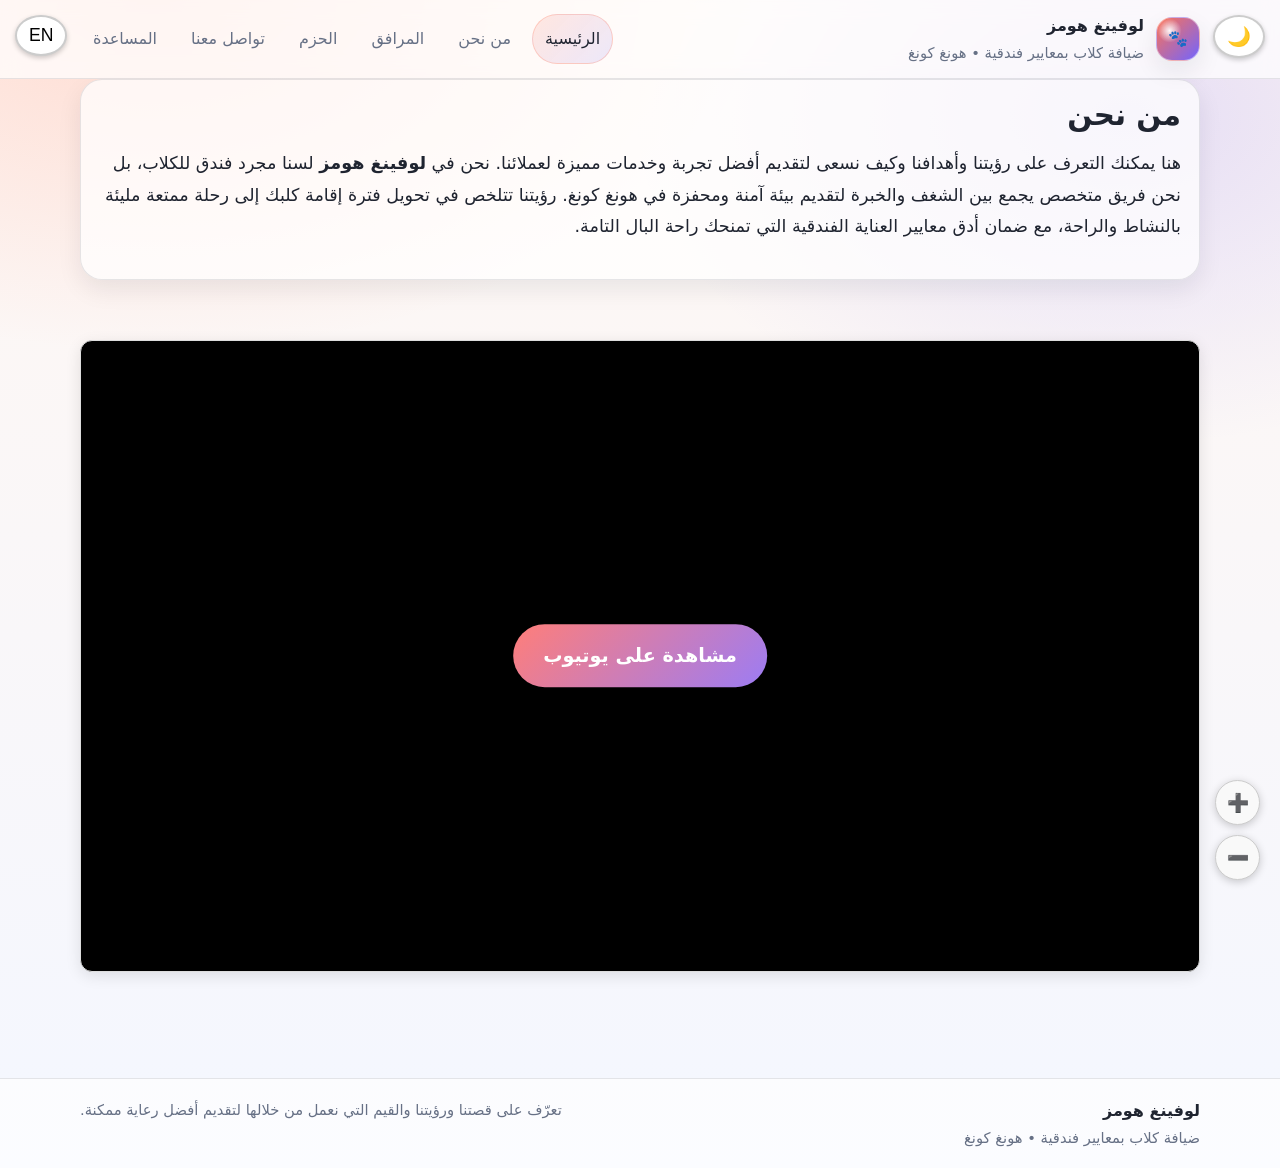
<file: aboutus.html>
<!doctype html>
<html lang="ar" dir="rtl">
<head>
<meta charset="utf-8" />
<meta name="viewport" content="width=device-width, initial-scale=1" />
<meta name="description" content="تعرف على لوفينغ هومز، قصتنا ورؤيتنا في تقديم أفضل رعاية فندقية للكلاب في هونغ كونغ." />
<title>لوفينغ هومز | من نحن</title>
<link rel="stylesheet" href="style.css">

<style>
/* الوضع الليلي */
#themeBtn {
position: fixed;
top: 15px;
right: 15px;
z-index: 1000;
background: #ffffff;
border: 2px solid #ccc;
cursor: pointer;
padding: 8px 12px;
border-radius: 50%;
font-size: 1.2rem;
box-shadow: 0 2px 5px rgba(0,0,0,0.2);
}
body.dark-mode { background-color: #121212 !important; color: #e0e0e0 !important; }
body.dark-mode .panel { background-color: #1e1e1e !important; border-color: #333 !important; color: #fff !important; }
body.dark-mode .muted { color: #aaa !important; }
body.dark-mode #themeBtn { background: #333; border-color: #555; color: #fff; }

/* زر اللغة أعلى اليسار */
#langBtn {
position: fixed;
top: 15px;
left: 15px;
z-index: 1000;
background: #ffffff;
border: 2px solid #ccc;
cursor: pointer;
padding: 8px 12px;
border-radius: 50%;
font-size: 1.1rem;
box-shadow: 0 2px 5px rgba(0,0,0,0.2);
}

/* التكبير والتصغير أسفل الصفحة */
#zoomControls {
position: fixed;
bottom: 20px;
right: 20px;
z-index: 9999;
display: flex;
flex-direction: column;
gap: 10px;
}
#zoomControls button {
width: 45px;
height: 45px;
border-radius: 50%;
border: 1px solid #ccc;
background: #f9f9f9;
font-size: 18px;
cursor: pointer;
box-shadow: 0 2px 8px rgba(0,0,0,0.2);
}

/* الفيديو */
.video-section {
position: relative;
padding-bottom: 56.25%;
height: 0;
overflow: hidden;
border-radius: 12px;
margin: 30px 0;
box-shadow: 0 4px 15px rgba(0,0,0,0.1);
border: 1px solid #ddd;
background-color: #000;
}
.video-section iframe {
position: absolute;
top: 0;
left: 0;
width: 100%;
height: 100%;
border: 0;
}
.video-btn-overlay {
position: absolute;
top: 50%;
left: 50%;
transform: translate(-50%, -50%);
z-index: 10;
display: inline-block;
padding: 15px 30px;
background: linear-gradient(135deg, #ff7e79, #9c7cf4);
color: #fff;
text-decoration: none;
font-weight: bold;
font-size: 1.2rem;
border-radius: 50px;
box-shadow: 0 4px 10px rgba(0,0,0,0.3);
cursor: pointer;
transition: transform 0.2s;
}
.video-btn-overlay:hover { transform: translate(-50%, -50%) scale(1.05); }
body.dark-mode .video-section { border-color: #444; }

/* ضروري لخاصية scale عشان ما تطلع العناصر برا */
body {
    transition: transform 0.2s ease;
}
</style>
</head>

<body>

<button id="themeBtn" onclick="toggleTheme()">🌙</button>
<button id="langBtn" onclick="toggleLang()">EN</button>

<a class="skip-link" href="#content">تخطي إلى المحتوى</a>

<header>
<div class="container header-inner">
<a class="brand" href="index.html">
<span class="logo">🐾</span>
<span class="brand-text">
<strong class="lang-ar">لوفينغ هومز</strong>
<strong class="lang-en" style="display:none">Loving Homes</strong>
<span class="tagline lang-ar">ضيافة كلاب بمعايير فندقية • هونغ كونغ</span>
<span class="tagline lang-en" style="display:none">Dog Hotel • Hong Kong</span>
</span>
</a>

<button class="nav-toggle" type="button" aria-expanded="false" aria-controls="site-nav">
<span class="sr-only">فتح أو إغلاق القائمة</span> ☰
</button>

<nav id="site-nav">
<a class="nav-link active lang-ar" href="index.html">الرئيسية</a>
<a class="nav-link lang-ar" href="aboutus.html">من نحن</a>
<a class="nav-link lang-ar" href="services.html">المرافق</a>
<a class="nav-link lang-ar" href="packages.html">الحزم</a>
<a class="nav-link lang-ar" href="contact.html">تواصل معنا</a>
<a class="nav-link lang-ar" href="help.html">المساعدة</a>

<a class="nav-link active lang-en" href="index.html" style="display:none">Home</a>
<a class="nav-link lang-en" href="aboutus.html" style="display:none">About Us</a>
<a class="nav-link lang-en" href="services.html" style="display:none">Facilities</a>
<a class="nav-link lang-en" href="packages.html" style="display:none">Packages</a>
<a class="nav-link lang-en" href="contact.html" style="display:none">Contact Us</a>
<a class="nav-link lang-en" href="help.html" style="display:none">Help</a>
</nav>
</div>
</header>

<main id="content" class="container">
<section class="panel page-hero lang-ar">
<h1>من نحن</h1>
<p style="font-size: 1.1rem; line-height: 1.8; margin-top: 15px;">
هنا يمكنك التعرف على رؤيتنا وأهدافنا وكيف نسعى لتقديم أفضل تجربة وخدمات مميزة لعملائنا. 
نحن في <strong>لوفينغ هومز</strong> لسنا مجرد فندق للكلاب، بل نحن فريق متخصص يجمع بين الشغف والخبرة لتقديم بيئة آمنة ومحفزة في هونغ كونغ. 
رؤيتنا تتلخص في تحويل فترة إقامة كلبك إلى رحلة ممتعة مليئة بالنشاط والراحة، مع ضمان أدق معايير العناية الفندقية التي تمنحك راحة البال التامة.
</p>
</section>

<section class="section lang-ar">
<div class="video-section">
<iframe src="https://www.youtube.com/embed/1lMP11itP_0" title="فيديو تعريفي لوفينغ هومز" allow="accelerometer; autoplay; clipboard-write; encrypted-media; gyroscope; picture-in-picture" allowfullscreen></iframe>
<a href="https://youtu.be/1lMP11itP_0" target="_blank" class="video-btn-overlay">مشاهدة على يوتيوب</a>
</div>
</section>

<section class="panel page-hero lang-en" style="display:none">
<h1>About Us</h1>
<p style="font-size: 1.1rem; line-height: 1.8; margin-top: 15px;">
Learn about our vision and goals at <strong>Loving Homes</strong>. We are not just a dog hotel — we are a dedicated team combining passion and expertise to provide a safe and stimulating environment in Hong Kong. Our vision is to make your dog's stay a fun and comfortable journey while ensuring the highest standards of care.
</p>
</section>

<section class="section lang-en" style="display:none">
<div class="video-section">
<iframe src="https://www.youtube.com/embed/1lMP11itP_0" title="Loving Homes Intro Video" allow="accelerometer; autoplay; clipboard-write; encrypted-media; gyroscope; picture-in-picture" allowfullscreen></iframe>
<a href="https://youtu.be/1lMP11itP_0" target="_blank" class="video-btn-overlay">Watch on YouTube</a>
</div>
</section>
</main>

<footer>
<div class="container footer-inner">
<div class="col lang-ar">
<strong>لوفينغ هومز</strong>
<div class="muted small">ضيافة كلاب بمعايير فندقية • هونغ كونغ</div>
</div>
<div class="col lang-en" style="display:none">
<strong>Loving Homes</strong>
<div class="muted small">Hotel-standard dog care • Hong Kong</div>
</div>
<div class="col lang-ar">
<div class="muted small">تعرّف على قصتنا ورؤيتنا والقيم التي نعمل من خلالها لتقديم أفضل رعاية ممكنة.</div>
</div>
<div class="col lang-en" style="display:none">
<div class="muted small">Learn about our story, vision, and values to provide the best care possible.</div>
</div>
</div>
</footer>

<div id="zoomControls">
<button onclick="zoomIn()">➕</button>
<button onclick="zoomOut()">➖</button>
</div>

<script>
function toggleTheme(){
const body=document.body;
const btn=document.getElementById('themeBtn');
const dark = body.classList.toggle('dark-mode');
btn.innerHTML = dark ? '☀️' : '🌙';
localStorage.setItem('theme', dark ? 'dark':'light');
}
if(localStorage.getItem('theme')==='dark'){
document.body.classList.add('dark-mode');
document.getElementById('themeBtn').innerHTML='☀️';
}

/* اللغة */
function toggleLang(){
const ar=document.querySelectorAll('.lang-ar');
const en=document.querySelectorAll('.lang-en');
const btn=document.getElementById('langBtn');
if(ar[0].style.display !=='none'){
ar.forEach(e=>e.style.display='none');
en.forEach(e=>e.style.display='block');
document.documentElement.lang='en';
document.documentElement.dir='ltr';
btn.innerHTML='AR';
}else{
ar.forEach(e=>e.style.display='block');
en.forEach(e=>e.style.display='none');
document.documentElement.lang='ar';
document.documentElement.dir='rtl';
btn.innerHTML='EN';
}
}

/* التكبير والتصغير (نفس طلبك من الكود السابق) */
let zoomLevel=1;
function zoomIn(){ 
    zoomLevel+=0.1; 
    document.body.style.transform='scale('+zoomLevel+')'; 
    document.body.style.transformOrigin='top right'; 
}
function zoomOut(){ 
    if(zoomLevel > 0.5) {
        zoomLevel-=0.1; 
        document.body.style.transform='scale('+zoomLevel+')'; 
        document.body.style.transformOrigin='top right'; 
    }
}

/* القائمة الجانبية */
const toggle=document.querySelector('.nav-toggle');
const nav=document.querySelector('#site-nav');
if(toggle && nav){
toggle.addEventListener('click',()=>{ const o=nav.classList.toggle('open'); toggle.setAttribute('aria-expanded',String(o)); });
nav.querySelectorAll('a').forEach(a=>a.addEventListener('click',()=>{ if(nav.classList.contains('open')){nav.classList.remove('open'); toggle.setAttribute('aria-expanded','false');} }));
}
</script>

</body>
</html>
</file>
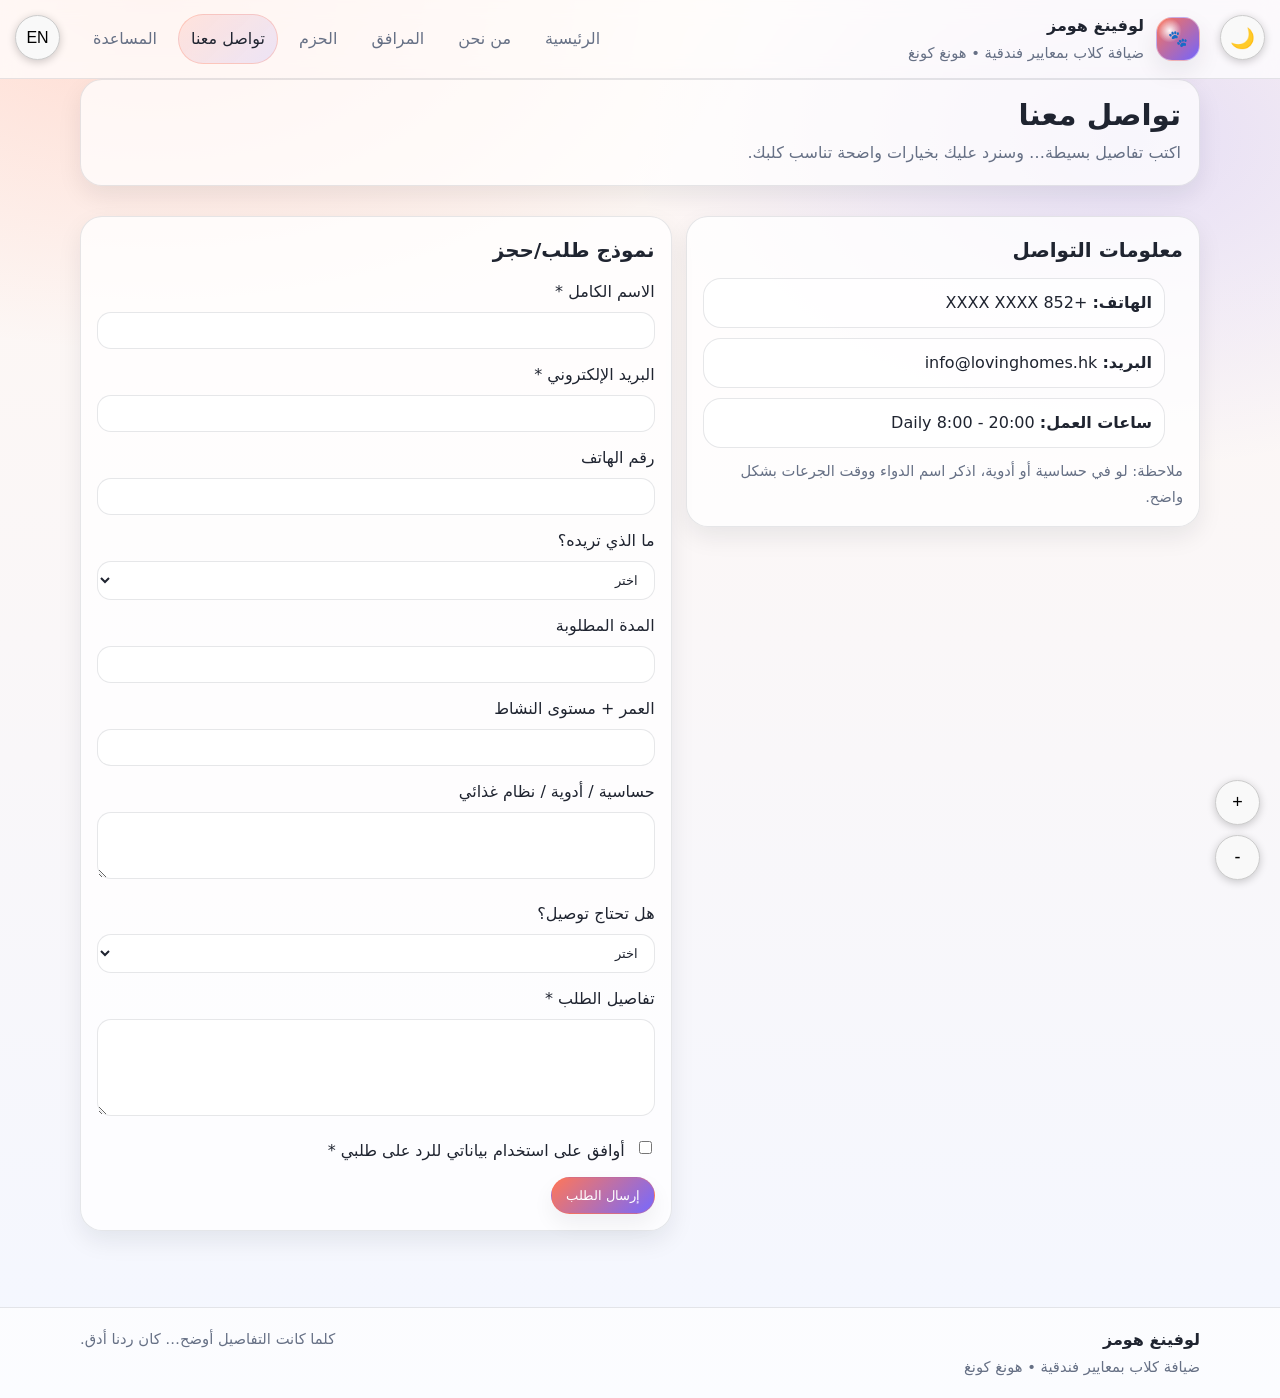
<file: contact.html>
<!doctype html>
<html lang="ar" dir="rtl">
<head>
  <meta charset="utf-8" />
  <meta name="viewport" content="width=device-width, initial-scale=1" />
  <meta name="description" content="تواصل مع لوفينغ هومز للحجز أو الاستفسار أو ترتيب حزمة مخصصة. اذكر المدة ونشاط الكلب والحساسية والأدوية والتوصيل." />
  <title>لوفينغ هومز | تواصل معنا</title>
  <link rel="stylesheet" href="style.css">
  <style>
    /* أزرار التحكم الثابتة */
    #themeBtn {
      position: fixed;
      top: 15px;
      right: 15px;
      z-index: 99999;
      cursor: pointer;
      background: #f9f9f9;
      border: 1px solid #ccc;
      border-radius: 50%;
      width: 45px;
      height: 45px;
      font-size: 20px;
      display: flex;
      align-items: center;
      justify-content: center;
      box-shadow: 0 2px 8px rgba(0,0,0,0.2);
    }

    #langBtn {
      position: fixed;
      top: 15px;
      left: 15px;
      z-index: 99999;
      cursor: pointer;
      background: #f9f9f9;
      border: 1px solid #ccc;
      border-radius: 50%;
      width: 45px;
      height: 45px;
      font-size: 16px;
      display: flex;
      align-items: center;
      justify-content: center;
      box-shadow: 0 2px 8px rgba(0,0,0,0.2);
    }

    /* التكبير والتصغير الموحد */
    #zoomControls {
      position: fixed;
      bottom: 20px;
      right: 20px;
      z-index: 99999;
      display: flex;
      flex-direction: column;
      gap: 10px;
    }
    #zoomControls button {
      width: 45px;
      height: 45px;
      border-radius: 50%;
      border: 1px solid #ccc;
      background: #f9f9f9;
      font-size: 18px;
      cursor: pointer;
      box-shadow: 0 2px 8px rgba(0,0,0,0.2);
    }

    /* تأثيرات الوضع الليلي */
    .dark-mode { background-color: #1a1a1a !important; color: #e0e0e0 !important; }
    .dark-mode header, .dark-mode footer, .dark-mode .card, .dark-mode .panel, 
    .dark-mode input, .dark-mode select, .dark-mode textarea { 
      background-color: #2d2d2d !important; 
      color: #ffffff !important; 
      border-color: #444 !important;
    }
    .dark-mode .muted { color: #b0b0b0 !important; }
    .dark-mode #themeBtn, .dark-mode #langBtn, .dark-mode #zoomControls button {
      background: #444; border-color: #666; color: #fff;
    }

    /* تحسينات للفورم */
    .err { color: #ff4d4d; font-size: 0.85rem; margin-top: 5px; }
    .success { background: #28a745; color: #fff; padding: 10px; border-radius: 5px; margin-top: 15px; text-align: center; }
  </style>
</head>

<body>
  <button id="themeBtn" onclick="toggleTheme()">🌙</button>
  <button id="langBtn" onclick="toggleLang()">EN</button>

  <div id="zoomControls">
    <button onclick="zoomIn()" aria-label="تكبير">+</button>
    <button onclick="zoomOut()" aria-label="تصغير">-</button>
  </div>

  <a class="skip-link lang-ar" href="#content">تخطي إلى المحتوى</a>
  <a class="skip-link lang-en" href="#content" style="display:none">Skip to content</a>

  <header>
    <div class="container header-inner">
      <a class="brand" href="index.html">
        <span class="logo">🐾</span>
        <span>
          <strong class="lang-ar">لوفينغ هومز</strong>
          <strong class="lang-en" style="display:none">Loving Homes</strong>
          <span class="tagline lang-ar">ضيافة كلاب بمعايير فندقية • هونغ كونغ</span>
          <span class="tagline lang-en" style="display:none">Dog Hotel • Hong Kong</span>
        </span>
      </a>

      <button class="nav-toggle" type="button" aria-expanded="false" aria-controls="site-nav">
        <span class="sr-only lang-ar">فتح أو إغلاق القائمة</span>
        <span class="sr-only lang-en" style="display:none">Toggle Menu</span> ☰
      </button>

      <nav id="site-nav">
        <a class="nav-link lang-ar" href="index.html">الرئيسية</a>
        <a class="nav-link lang-ar" href="aboutus.html">من نحن</a>
        <a class="nav-link lang-ar" href="services.html">المرافق</a>
        <a class="nav-link lang-ar" href="packages.html">الحزم</a>
        <a class="nav-link active lang-ar" href="contact.html">تواصل معنا</a>
        <a class="nav-link lang-ar" href="help.html">المساعدة</a>

        <a class="nav-link lang-en" href="index.html" style="display:none">Home</a>
        <a class="nav-link lang-en" href="aboutus.html" style="display:none">About Us</a>
        <a class="nav-link lang-en" href="services.html" style="display:none">Facilities</a>
        <a class="nav-link lang-en" href="packages.html" style="display:none">Packages</a>
        <a class="nav-link active lang-en" href="contact.html" style="display:none">Contact Us</a>
        <a class="nav-link lang-en" href="help.html" style="display:none">Help</a>
      </nav>
    </div>
  </header>

  <main id="content" class="container">
    <section class="panel page-hero">
      <h1 class="lang-ar">تواصل معنا</h1>
      <h1 class="lang-en" style="display:none">Contact Us</h1>
      <p class="muted lang-ar" style="margin:0">اكتب تفاصيل بسيطة… وسنرد عليك بخيارات واضحة تناسب كلبك.</p>
      <p class="muted lang-en" style="display:none; margin:0">Write simple details… and we will respond with clear options for your dog.</p>
    </section>

    <section class="section">
      <div class="grid contact-grid">
        <div class="card">
          <h2 class="lang-ar" style="margin:0 0 10px; font-size:1.25rem">معلومات التواصل</h2>
          <h2 class="lang-en" style="display:none; margin:0 0 10px; font-size:1.25rem">Contact Info</h2>
          <ul class="list">
            <li><strong class="lang-ar">الهاتف:</strong><strong class="lang-en" style="display:none">Phone:</strong> +852 XXXX XXXX</li>
            <li><strong class="lang-ar">البريد:</strong><strong class="lang-en" style="display:none">Email:</strong> info@lovinghomes.hk</li>
            <li><strong class="lang-ar">ساعات العمل:</strong><strong class="lang-en" style="display:none">Working Hours:</strong> Daily 8:00 - 20:00</li>
          </ul>
          <p class="muted small lang-ar" style="margin:10px 0 0">ملاحظة: لو في حساسية أو أدوية، اذكر اسم الدواء ووقت الجرعات بشكل واضح.</p>
          <p class="muted small lang-en" style="display:none; margin:10px 0 0">Note: If there are allergies or medications, mention the name and dosage times clearly.</p>
        </div>

        <form class="card" id="contactForm" novalidate>
          <h2 class="lang-ar" style="margin:0 0 10px; font-size:1.25rem">نموذج طلب/حجز</h2>
          <h2 class="lang-en" style="display:none; margin:0 0 10px; font-size:1.25rem">Booking Form</h2>

          <div class="row">
            <label class="lang-ar">الاسم الكامل *</label><label class="lang-en" style="display:none">Full Name *</label>
            <input id="name" name="name" type="text" required>
            <p class="err lang-ar" id="nameErr" hidden>يرجى كتابة الاسم</p>
            <p class="err lang-en" id="nameErrEn" hidden>Please enter your name</p>
          </div>

          <div class="row">
            <label class="lang-ar">البريد الإلكتروني *</label><label class="lang-en" style="display:none">Email *</label>
            <input id="email" name="email" type="email" required>
            <p class="err lang-ar" id="emailErr" hidden>يرجى إدخال بريد صحيح</p>
            <p class="err lang-en" id="emailErrEn" hidden>Please enter a valid email</p>
          </div>

          <div class="row">
            <label class="lang-ar">رقم الهاتف</label><label class="lang-en" style="display:none">Phone Number</label>
            <input id="phone" name="phone" type="tel">
          </div>

          <div class="row">
            <label class="lang-ar">ما الذي تريده؟</label><label class="lang-en" style="display:none">Your Choice</label>
            <select id="package" name="package">
              <option value="" class="lang-ar">اختر</option><option value="" class="lang-en" style="display:none">Select</option>
              <option class="lang-ar">المميزة</option><option class="lang-en" style="display:none">Premium</option>
              <option class="lang-ar">الكلاسيكية</option><option class="lang-en" style="display:none">Classic</option>
              <option class="lang-ar">اليوم</option><option class="lang-en" style="display:none">Day Care</option>
              <option class="lang-ar">مخصصة</option><option class="lang-en" style="display:none">Custom</option>
            </select>
          </div>

          <div class="row">
            <label class="lang-ar">المدة المطلوبة</label><label class="lang-en" style="display:none">Stay Duration</label>
            <input id="stay" name="stay" type="text">
          </div>

          <div class="row">
            <label class="lang-ar">العمر + مستوى النشاط</label><label class="lang-en" style="display:none">Age + Activity Level</label>
            <input id="age" name="age" type="text">
          </div>

          <div class="row">
            <label class="lang-ar">حساسية / أدوية / نظام غذائي</label><label class="lang-en" style="display:none">Allergy / Meds / Diet</label>
            <textarea id="health" name="health" rows="3"></textarea>
          </div>

          <div class="row">
            <label class="lang-ar">هل تحتاج توصيل؟</label><label class="lang-en" style="display:none">Need Pick-up?</label>
            <select id="delivery" name="delivery">
              <option value="" class="lang-ar">اختر</option><option value="" class="lang-en" style="display:none">Select</option>
              <option class="lang-ar">نعم</option><option class="lang-en" style="display:none">Yes</option>
              <option class="lang-ar">لا</option><option class="lang-en" style="display:none">No</option>
            </select>
          </div>

          <div class="row">
            <label class="lang-ar">تفاصيل الطلب *</label><label class="lang-en" style="display:none">Request Details *</label>
            <textarea id="msg" name="msg" rows="5" required></textarea>
            <p class="err lang-ar" id="msgErr" hidden>يرجى كتابة تفاصيل كافية</p>
            <p class="err lang-en" id="msgErrEn" hidden>Please provide more details</p>
          </div>

          <div class="row" style="display:flex; gap:10px; align-items:flex-start">
            <input id="consent" name="consent" type="checkbox" required style="width:auto; margin-top:4px">
            <label for="consent" style="margin:0" class="lang-ar">أوافق على استخدام بياناتي للرد على طلبي *</label>
            <label for="consent" style="margin:0; display:none" class="lang-en">I agree to the use of my data *</label>
          </div>

          <button class="btn primary lang-ar" type="submit">إرسال الطلب</button>
          <button class="btn primary lang-en" type="submit" style="display:none">Send Request</button>

          <div class="success" id="successBox" hidden>
            <span class="lang-ar">وصلنا طلبك، سنعاود التواصل معك قريبًا.</span>
            <span class="lang-en" style="display:none">Request received! We will contact you soon.</span>
          </div>
        </form>
      </div>
    </section>
  </main>

  <footer>
    <div class="container footer-inner">
      <div class="col">
        <strong class="lang-ar">لوفينغ هومز</strong>
        <strong class="lang-en" style="display:none">Loving Homes</strong>
        <div class="muted small lang-ar">ضيافة كلاب بمعايير فندقية • هونغ كونغ</div>
        <div class="muted small lang-en" style="display:none">Hotel-standard care • Hong Kong</div>
      </div>
      <div class="col">
        <div class="muted small lang-ar">كلما كانت التفاصيل أوضح… كان ردنا أدق.</div>
        <div class="muted small lang-en" style="display:none">Clearer details mean a more accurate response.</div>
      </div>
    </div>
  </footer>

  <script>
    /* التكبير والتصغير الموحد */
    let currentZoom = 1;
    function zoomIn(){
      currentZoom += 0.1;
      document.body.style.zoom = currentZoom;
    }
    function zoomOut(){
      if(currentZoom > 0.6) {
        currentZoom -= 0.1;
        document.body.style.zoom = currentZoom;
      }
    }

    function toggleTheme() {
      const dark = document.body.classList.toggle('dark-mode');
      document.getElementById('themeBtn').innerHTML = dark ? '☀️' : '🌙';
      localStorage.setItem('theme', dark ? 'dark' : 'light');
    }
    if(localStorage.getItem('theme')==='dark') {
      document.body.classList.add('dark-mode');
      document.getElementById('themeBtn').innerHTML='☀️';
    }

    function toggleLang() {
      const ar = document.querySelectorAll('.lang-ar');
      const en = document.querySelectorAll('.lang-en');
      const btn = document.getElementById('langBtn');
      const isAr = ar[0].style.display !== 'none';

      ar.forEach(e => e.style.display = isAr ? 'none' : 'block');
      en.forEach(e => e.style.display = isAr ? 'block' : 'none');
      document.documentElement.lang = isAr ? 'en' : 'ar';
      document.documentElement.dir = isAr ? 'ltr' : 'rtl';
      btn.innerHTML = isAr ? 'AR' : 'EN';
    }

    /* القائمة */
    const toggle = document.querySelector('.nav-toggle');
    const nav = document.querySelector('#site-nav');
    if(toggle && nav) {
      toggle.addEventListener('click', () => {
        const o = nav.classList.toggle('open');
        toggle.setAttribute('aria-expanded', String(o));
      });
    }

    /* الفورم */
    const form = document.getElementById('contactForm');
    form.addEventListener('submit', (e) => {
      e.preventDefault();
      const isAr = document.documentElement.lang === 'ar';
      const nameOk = document.getElementById('name').value.trim().length > 1;
      const emailOk = /^[^\s@]+@[^\s@]+\.[^\s@]+$/.test(document.getElementById('email').value.trim());
      const msgOk = document.getElementById('msg').value.trim().length > 5;
      const consentOk = document.getElementById('consent').checked;

      // إظهار وإخفاء الأخطاء بناءً على اللغة المفعلة
      document.getElementById('nameErr').hidden = !isAr || nameOk;
      document.getElementById('nameErrEn').hidden = isAr || nameOk;
      document.getElementById('emailErr').hidden = !isAr || emailOk;
      document.getElementById('emailErrEn').hidden = isAr || emailOk;
      document.getElementById('msgErr').hidden = !isAr || msgOk;
      document.getElementById('msgErrEn').hidden = isAr || msgOk;

      if(nameOk && emailOk && msgOk && consentOk) {
        document.getElementById('successBox').hidden = false;
        form.reset();
      }
    });
  </script>
</body>
</html>
</file>
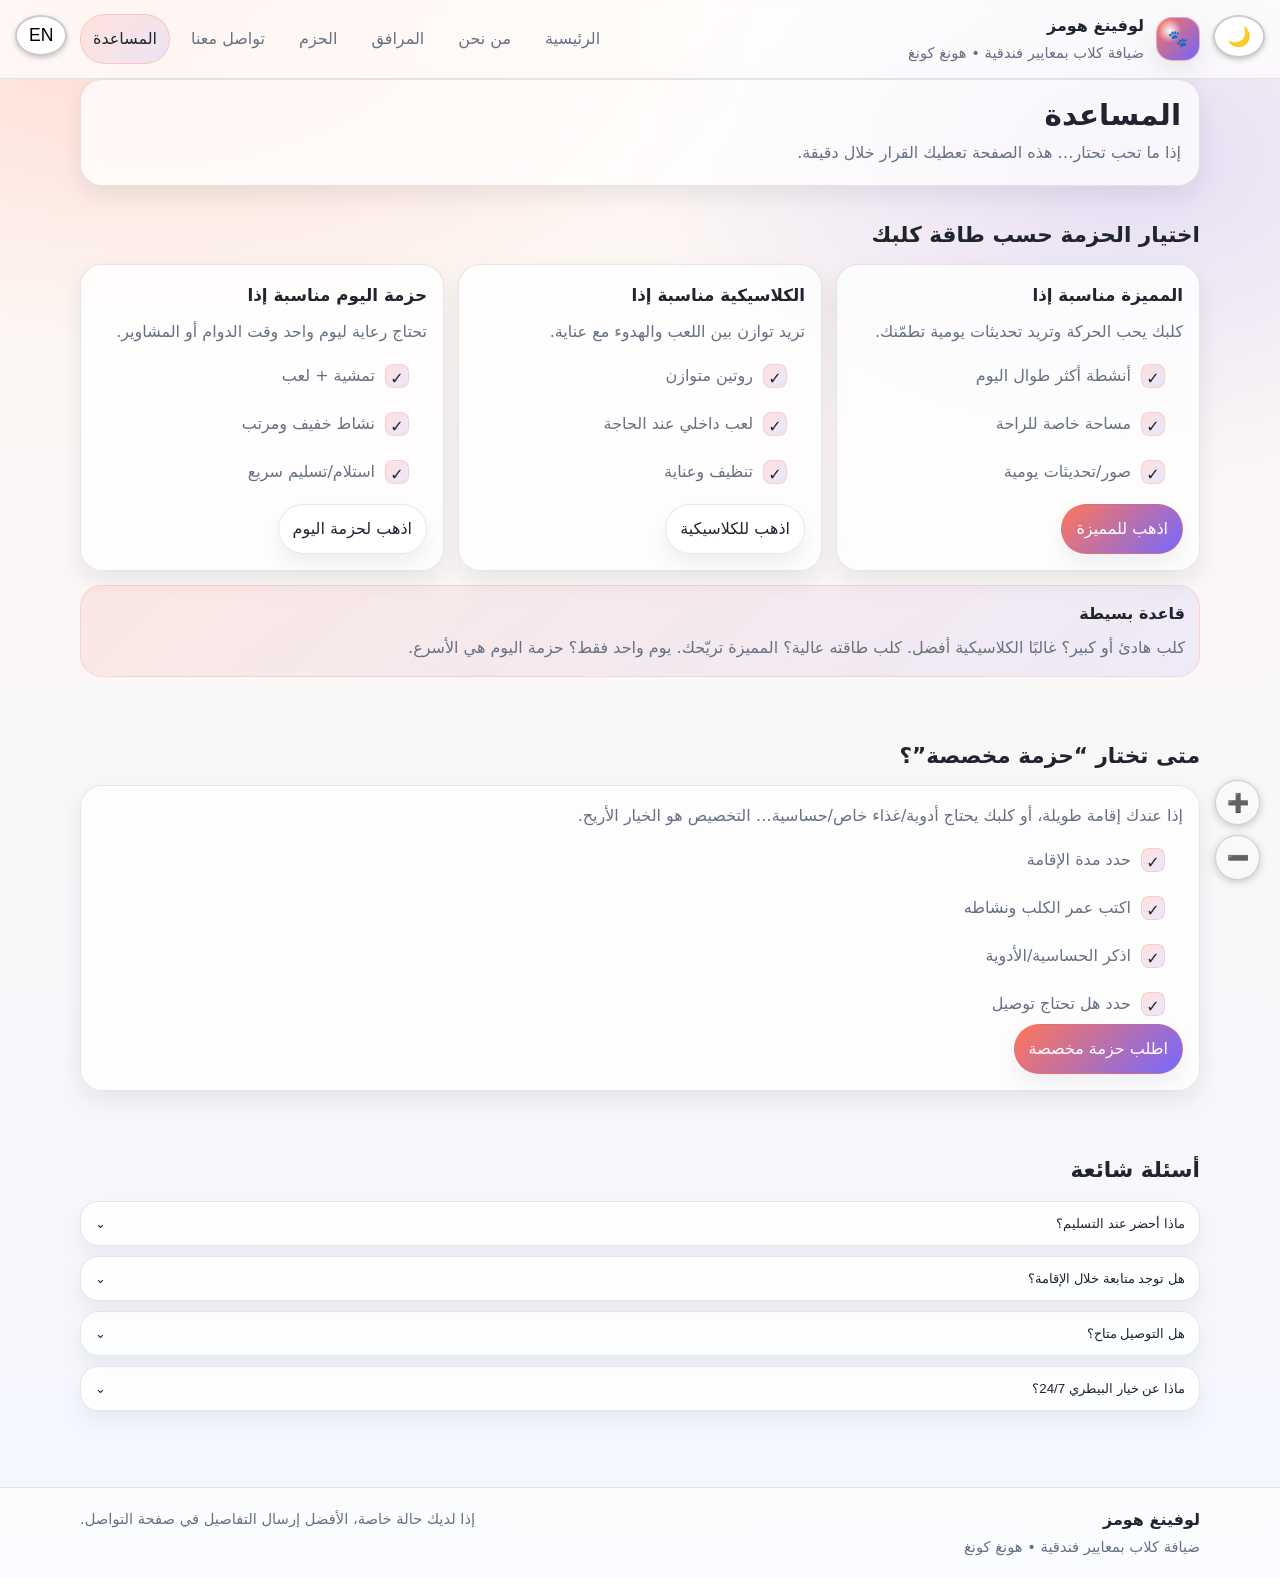
<file: help.html>
<!doctype html>
<html lang="ar" dir="rtl">
<head>
  <meta charset="utf-8" />
  <meta name="viewport" content="width=device-width, initial-scale=1" />
  <meta name="description" content="مساعدة سريعة لاختيار الحزمة المناسبة حسب طاقة الكلب ومدة الإقامة والخدمات الإضافية." />
  <title>لوفينغ هومز | المساعدة</title>
  <link rel="stylesheet" href="style.css">
  <style>
    /* أزرار التحكم الثابتة */
    #themeBtn {
      position: fixed;
      top: 15px;
      right: 15px;
      z-index: 1000;
      background: #ffffff;
      border: 2px solid #ccc;
      cursor: pointer;
      padding: 8px 12px;
      border-radius: 50%;
      font-size: 1.2rem;
      box-shadow: 0 2px 5px rgba(0,0,0,0.2);
    }

    #langBtn {
      position: fixed;
      top: 15px;
      left: 15px;
      z-index: 1000;
      background: #ffffff;
      border: 2px solid #ccc;
      cursor: pointer;
      padding: 8px 12px;
      border-radius: 50%;
      font-size: 1.1rem;
      box-shadow: 0 2px 5px rgba(0,0,0,0.2);
    }

    #zoomControls {
      position: fixed;
      bottom: 20px;
      right: 20px;
      z-index: 9999;
      display: flex;
      flex-direction: column;
      gap: 10px;
    }
    #zoomControls button {
      width: 45px;
      height: 45px;
      border-radius: 50%;
      border: 1px solid #ccc;
      background: #f9f9f9;
      font-size: 18px;
      cursor: pointer;
      box-shadow: 0 2px 8px rgba(0,0,0,0.2);
    }

    /* تأثيرات الوضع الليلي */
    body.dark-mode { background-color: #1a1a1a !important; color: #e0e0e0 !important; }
    body.dark-mode header, body.dark-mode footer, body.dark-mode .card, body.dark-mode .panel, 
    body.dark-mode .acc-panel, body.dark-mode .acc-btn { 
      background-color: #2d2d2d !important; 
      color: #ffffff !important; 
      border-color: #444 !important;
    }
    body.dark-mode .muted { color: #b0b0b0 !important; }
    body.dark-mode #themeBtn, body.dark-mode #langBtn { background: #444; border-color: #666; color: #fff; }
  </style>
</head>

<body>
  <button id="themeBtn" onclick="toggleTheme()">🌙</button>
  <button id="langBtn" onclick="toggleLang()">EN</button>

  <a class="skip-link" href="#content">تخطي إلى المحتوى</a>

  <header>
    <div class="container header-inner">
      <a class="brand" href="index.html">
        <span class="logo">🐾</span>
        <span class="brand-text">
          <strong class="lang-ar">لوفينغ هومز</strong>
          <strong class="lang-en" style="display:none">Loving Homes</strong>
          <span class="tagline lang-ar">ضيافة كلاب بمعايير فندقية • هونغ كونغ</span>
          <span class="tagline lang-en" style="display:none">Dog Hotel • Hong Kong</span>
        </span>
      </a>

      <button class="nav-toggle" type="button" aria-expanded="false" aria-controls="site-nav">
        <span class="sr-only">فتح أو إغلاق القائمة</span> ☰
      </button>

      <nav id="site-nav">
        <a class="nav-link lang-ar" href="index.html">الرئيسية</a>
        <a class="nav-link lang-ar" href="aboutus.html">من نحن</a>
        <a class="nav-link lang-ar" href="services.html">المرافق</a>
        <a class="nav-link lang-ar" href="packages.html">الحزم</a>
        <a class="nav-link lang-ar" href="contact.html">تواصل معنا</a>
        <a class="nav-link active lang-ar" href="help.html">المساعدة</a>
        <a class="nav-link lang-en" href="index.html" style="display:none">Home</a>
        <a class="nav-link lang-en" href="aboutus.html" style="display:none">About Us</a>
        <a class="nav-link lang-en" href="services.html" style="display:none">Facilities</a>
        <a class="nav-link lang-en" href="packages.html" style="display:none">Packages</a>
        <a class="nav-link lang-en" href="contact.html" style="display:none">Contact Us</a>
        <a class="nav-link active lang-en" href="help.html" style="display:none">Help</a>
      </nav>
    </div>
  </header>

  <main id="content" class="container">
    <section class="panel page-hero">
      <h1 class="lang-ar">المساعدة</h1>
      <h1 class="lang-en" style="display:none">Help Center</h1>
      <p class="muted lang-ar" style="margin:0">إذا ما تحب تحتار… هذه الصفحة تعطيك القرار خلال دقيقة.</p>
      <p class="muted lang-en" style="display:none; margin:0">If you don't want to be confused… this page gives you the decision in a minute.</p>
    </section>

    <section class="section">
      <h2 class="lang-ar">اختيار الحزمة حسب طاقة كلبك</h2>
      <h2 class="lang-en" style="display:none">Choose the package based on your dog's energy</h2>

      <div class="grid pricing">
        <article class="card">
          <h3 class="lang-ar">المميزة مناسبة إذا</h3>
          <h3 class="lang-en" style="display:none">Premium is suitable if</h3>
          <p class="lang-ar">كلبك يحب الحركة وتريد تحديثات يومية تطمّنك.</p>
          <p class="lang-en" style="display:none">Your dog loves activity and you want daily updates.</p>
          <ul class="checklist">
            <li class="lang-ar">أنشطة أكثر طوال اليوم</li><li class="lang-en" style="display:none">More activities all day</li>
            <li class="lang-ar">مساحة خاصة للراحة</li><li class="lang-en" style="display:none">Private rest space</li>
            <li class="lang-ar">صور/تحديثات يومية</li><li class="lang-en" style="display:none">Daily photos/updates</li>
          </ul>
          <a class="btn primary lang-ar" href="packages.html#premium" style="margin-top:12px">اذهب للمميزة</a>
          <a class="btn primary lang-en" href="packages.html#premium" style="display:none; margin-top:12px">Go to Premium</a>
        </article>

        <article class="card">
          <h3 class="lang-ar">الكلاسيكية مناسبة إذا</h3>
          <h3 class="lang-en" style="display:none">Classic is suitable if</h3>
          <p class="lang-ar">تريد توازن بين اللعب والهدوء مع عناية.</p>
          <p class="lang-en" style="display:none">You want a balance between play and quiet with care.</p>
          <ul class="checklist">
            <li class="lang-ar">روتين متوازن</li><li class="lang-en" style="display:none">Balanced routine</li>
            <li class="lang-ar">لعب داخلي عند الحاجة</li><li class="lang-en" style="display:none">Indoor play as needed</li>
            <li class="lang-ar">تنظيف وعناية</li><li class="lang-en" style="display:none">Cleaning and care</li>
          </ul>
          <a class="btn lang-ar" href="packages.html#classic" style="margin-top:12px">اذهب للكلاسيكية</a>
          <a class="btn lang-en" href="packages.html#classic" style="display:none; margin-top:12px">Go to Classic</a>
        </article>

        <article class="card">
          <h3 class="lang-ar">حزمة اليوم مناسبة إذا</h3>
          <h3 class="lang-en" style="display:none">Day Care is suitable if</h3>
          <p class="lang-ar">تحتاج رعاية ليوم واحد وقت الدوام أو المشاوير.</p>
          <p class="lang-en" style="display:none">You need care for one day during work or errands.</p>
          <ul class="checklist">
            <li class="lang-ar">تمشية + لعب</li><li class="lang-en" style="display:none">Walking + Play</li>
            <li class="lang-ar">نشاط خفيف ومرتب</li><li class="lang-en" style="display:none">Light and organized activity</li>
            <li class="lang-ar">استلام/تسليم سريع</li><li class="lang-en" style="display:none">Quick pick-up/drop-off</li>
          </ul>
          <a class="btn lang-ar" href="packages.html#day" style="margin-top:12px">اذهب لحزمة اليوم</a>
          <a class="btn lang-en" href="packages.html#day" style="display:none; margin-top:12px">Go to Day Care</a>
        </article>
      </div>

      <div class="callout">
        <strong class="lang-ar">قاعدة بسيطة</strong>
        <strong class="lang-en" style="display:none">Simple Rule</strong>
        <p class="muted lang-ar" style="margin:6px 0 0">كلب هادئ أو كبير؟ غالبًا الكلاسيكية أفضل. كلب طاقته عالية؟ المميزة تريّحك. يوم واحد فقط؟ حزمة اليوم هي الأسرع.</p>
        <p class="muted lang-en" style="display:none; margin:6px 0 0">Senior or quiet dog? Classic is best. High energy? Premium is better. One day only? Day Care is the fastest.</p>
      </div>
    </section>

    <section class="section">
      <h2 class="lang-ar">متى تختار “حزمة مخصصة”؟</h2>
      <h2 class="lang-en" style="display:none">When to choose a "Custom Package"?</h2>
      <div class="card">
        <p class="muted lang-ar" style="margin:0">إذا عندك إقامة طويلة، أو كلبك يحتاج أدوية/غذاء خاص/حساسية… التخصيص هو الخيار الأريح.</p>
        <p class="muted lang-en" style="display:none; margin:0">If you have a long stay, or your dog needs meds/special food... Custom is the best choice.</p>
        <ul class="checklist">
          <li class="lang-ar">حدد مدة الإقامة</li><li class="lang-en" style="display:none">Define stay duration</li>
          <li class="lang-ar">اكتب عمر الكلب ونشاطه</li><li class="lang-en" style="display:none">Mention age and activity</li>
          <li class="lang-ar">اذكر الحساسية/الأدوية</li><li class="lang-en" style="display:none">Mention allergies/meds</li>
          <li class="lang-ar">حدد هل تحتاج توصيل</li><li class="lang-en" style="display:none">Specify if you need delivery</li>
        </ul>
        <a class="btn primary lang-ar" href="contact.html?package=مخصصة">اطلب حزمة مخصصة</a>
        <a class="btn primary lang-en" href="contact.html?package=Custom" style="display:none">Request Custom Package</a>
      </div>
    </section>

    <section class="section">
      <h2 class="lang-ar">أسئلة شائعة</h2>
      <h2 class="lang-en" style="display:none">Frequently Asked Questions</h2>

      <div class="accordion" data-accordion>
        <div>
          <button class="acc-btn" type="button" aria-expanded="false">
            <span class="lang-ar">ماذا أحضر عند التسليم؟</span>
            <span class="lang-en" style="display:none">What to bring?</span>
            <span aria-hidden="true">⌄</span>
          </button>
          <div class="acc-panel" hidden>
            <p class="muted lang-ar" style="margin:0">الأفضل إحضار الطعام المعتاد، الأدوية، ولعبة مألوفة.</p>
            <p class="muted lang-en" style="display:none; margin:0">Better to bring usual food, meds, and a familiar toy.</p>
          </div>
        </div>

        <div>
          <button class="acc-btn" type="button" aria-expanded="false">
            <span class="lang-ar">هل توجد متابعة خلال الإقامة؟</span>
            <span class="lang-en" style="display:none">Is there follow-up during the stay?</span>
            <span aria-hidden="true">⌄</span>
          </button>
          <div class="acc-panel" hidden>
            <p class="muted lang-ar" style="margin:0">نعم، نتابع الروتين اليومي ونوفر تحديثات حسب الحزمة.</p>
            <p class="muted lang-en" style="display:none; margin:0">Yes, we follow the daily routine and provide updates.</p>
          </div>
        </div>

        <div>
          <button class="acc-btn" type="button" aria-expanded="false">
            <span class="lang-ar">هل التوصيل متاح؟</span>
            <span class="lang-en" style="display:none">Is delivery available?</span>
            <span aria-hidden="true">⌄</span>
          </button>
          <div class="acc-panel" hidden>
            <p class="muted lang-ar" style="margin:0">متاح حسب المنطقة والوقت. اذكر التفاصيل وسنرتّب كل شيء.</p>
            <p class="muted lang-en" style="display:none; margin:0">Available by area/time. Mention details to arrange everything.</p>
          </div>
        </div>

        <div>
          <button class="acc-btn" type="button" aria-expanded="false">
            <span class="lang-ar">ماذا عن خيار البيطري 24/7؟</span>
            <span class="lang-en" style="display:none">What about 24/7 Vet?</span>
            <span aria-hidden="true">⌄</span>
          </button>
          <div class="acc-panel" hidden>
            <p class="muted lang-ar" style="margin:0">خيار إضافي للحالات الخاصة أو لمن يريد أعلى مستوى أمان.</p>
            <p class="muted lang-en" style="display:none; margin:0">An extra option for special cases or maximum peace of mind.</p>
          </div>
        </div>
      </div>
    </section>
  </main>

  <footer role="contentinfo">
    <div class="container footer-inner">
      <div class="col lang-ar"><strong>لوفينغ هومز</strong><div class="muted small">ضيافة كلاب بمعايير فندقية • هونغ كونغ</div></div>
      <div class="col lang-en" style="display:none"><strong>Loving Homes</strong><div class="muted small">Dog Hotel • Hong Kong</div></div>
      <div class="col lang-ar"><div class="muted small">إذا لديك حالة خاصة، الأفضل إرسال التفاصيل في صفحة التواصل.</div></div>
      <div class="col lang-en" style="display:none"><div class="muted small">For special cases, please send details via the Contact page.</div></div>
    </div>
  </footer>

  <div id="zoomControls">
    <button onclick="zoomIn()">➕</button>
    <button onclick="zoomOut()">➖</button>
  </div>

  <script>
    function toggleTheme() {
      const dark = document.body.classList.toggle('dark-mode');
      document.getElementById('themeBtn').innerHTML = dark ? '☀️' : '🌙';
      localStorage.setItem('theme', dark ? 'dark' : 'light');
    }
    if(localStorage.getItem('theme')==='dark') {
      document.body.classList.add('dark-mode');
      document.getElementById('themeBtn').innerHTML='☀️';
    }

    function toggleLang() {
      const ar = document.querySelectorAll('.lang-ar');
      const en = document.querySelectorAll('.lang-en');
      const btn = document.getElementById('langBtn');
      const isAr = ar[0].style.display !== 'none';
      ar.forEach(e => e.style.display = isAr ? 'none' : 'block');
      en.forEach(e => e.style.display = isAr ? 'block' : 'none');
      document.documentElement.lang = isAr ? 'en' : 'ar';
      document.documentElement.dir = isAr ? 'ltr' : 'rtl';
      btn.innerHTML = isAr ? 'AR' : 'EN';
    }

    let zoomLevel = 1;
    function zoomIn() { zoomLevel += 0.1; applyZoom(); }
    function zoomOut() { zoomLevel -= 0.1; applyZoom(); }
    function applyZoom() { 
      document.body.style.transform = `scale(${zoomLevel})`; 
      document.body.style.transformOrigin = document.documentElement.dir === 'rtl' ? 'top right' : 'top left';
    }

    const toggle = document.querySelector('.nav-toggle');
    const nav = document.querySelector('#site-nav');
    if(toggle && nav) {
      toggle.addEventListener('click', () => {
        const o = nav.classList.toggle('open');
        toggle.setAttribute('aria-expanded', String(o));
      });
    }

    document.querySelectorAll('[data-accordion] .acc-btn').forEach(btn => {
      btn.addEventListener('click', () => {
        const panel = btn.nextElementSibling;
        const expanded = btn.getAttribute('aria-expanded') === 'true';
        btn.setAttribute('aria-expanded', String(!expanded));
        if(panel) panel.hidden = expanded;
      });
    });
  </script>
</body>
</html>
</file>
<file: style.css>
:root{
  --bg1:#fff7f2;
  --bg2:#f4f7ff;
  --surface:#ffffff;
  --surface2:#fff3ea;

  --text:#1f2430;
  --muted:#667085;

  --brand:#ff6b4a;    
  --brand2:#6a5cff;   
  --line:rgba(17,24,39,.10);

  --shadow: 0 18px 50px rgba(17,24,39,.10);
  --shadow2: 0 10px 24px rgba(17,24,39,.08);

  --r:22px;
}

*{box-sizing:border-box}
html{color-scheme:light}
body{
  margin:0;
  font-family: system-ui,-apple-system,"Segoe UI",Arial,"Noto Sans Arabic","Noto Naskh Arabic",sans-serif;
  color:var(--text);
  line-height:1.75;
  background:
    radial-gradient(1100px 640px at 12% 0%, rgba(255,107,74,.20), transparent 55%),
    radial-gradient(900px 600px at 88% 10%, rgba(106,92,255,.16), transparent 55%),
    linear-gradient(180deg,var(--bg1),var(--bg2));
}

a{color:inherit;text-decoration:none}
.container{width:min(1120px,92%); margin:0 auto}

.sr-only{
  position:absolute!important;width:1px;height:1px;padding:0;margin:-1px;
  overflow:hidden;clip:rect(0,0,0,0);white-space:nowrap;border:0
}

.skip-link{
  position:absolute; left:16px; top:16px;
  background:#111827; color:#fff;
  padding:10px 12px; border-radius:14px;
  transform:translateY(-220%);
  transition:transform .15s ease;
  z-index:999;
}
.skip-link:focus{transform:translateY(0)}

:focus-visible{
  outline:3px solid rgba(255,107,74,.55);
  outline-offset:3px;
  border-radius:14px;
}

header{
  position:sticky; top:0; z-index:50;
  background: rgba(255,255,255,.72);
  backdrop-filter: blur(10px);
  border-bottom: 1px solid var(--line);
}
.header-inner{
  display:flex; align-items:center; justify-content:space-between;
  gap:12px; padding:12px 0;
}

.brand{display:flex; align-items:center; gap:12px}
.logo{
  width:44px; height:44px;
  display:grid; place-items:center;
  border-radius:16px;
  background:
    radial-gradient(12px 12px at 30% 30%, rgba(255,255,255,.95), rgba(255,255,255,0)),
    linear-gradient(135deg, rgba(255,107,74,.95), rgba(106,92,255,.95));
  box-shadow: var(--shadow2);
  color:#fff;
  border:1px solid rgba(255,255,255,.45);
}
.tagline{display:block; font-size:.92rem; color:var(--muted)}

nav{display:flex; gap:8px; align-items:center}
.nav-link{
  padding:10px 12px;
  border-radius:999px;
  color:var(--muted);
  border:1px solid transparent;
  background:transparent;
}
.nav-link:hover{
  color:var(--text);
  border-color: var(--line);
  background: rgba(255,255,255,.55);
}
.nav-link.active{
  color: var(--text);
  background: linear-gradient(135deg, rgba(255,107,74,.14), rgba(106,92,255,.12));
  border-color: rgba(255,107,74,.25);
}

.nav-toggle{
  display:none;
  cursor:pointer;
  padding:10px 12px;
  border-radius:14px;
  border:1px solid var(--line);
  background: rgba(255,255,255,.70);
  color:var(--text);
}

main{padding-bottom:46px}

.panel{
  background: rgba(255,255,255,.72);
  border:1px solid var(--line);
  border-radius: var(--r);
  box-shadow: var(--shadow2);
}

.page-hero{padding:18px}
h1{margin:0 0 6px; font-size:clamp(1.55rem, 2.3vw, 2.15rem); line-height:1.2}
h2{margin:0 0 10px; font-size:1.35rem}
.muted{color:var(--muted)}
.small{font-size:.92rem}

.hero{padding:34px 0 10px}
.hero-grid{display:grid; grid-template-columns:1.1fr .9fr; gap:14px; align-items:start}
.hero-left{padding:22px}
.hero-media{padding:16px}

.hero-media img,
.shot img,
.card img{
  width:100%;
  display:block;
  border-radius: 18px;
  border:1px solid var(--line);
  box-shadow: var(--shadow2);
}
.hero-media img{
  height: 340px;
  object-fit: cover;
  object-position:center;
}

.lead{color:var(--muted); margin:0 0 14px}

.cta{display:flex; gap:10px; flex-wrap:wrap}

.btn{
  display:inline-flex; align-items:center; justify-content:center; gap:8px;
  padding:10px 14px;
  border-radius: 999px;
  border:1px solid var(--line);
  background: rgba(255,255,255,.75);
  color: var(--text);
  box-shadow: 0 10px 22px rgba(17,24,39,.06);
  transition: transform .10s ease, filter .12s ease, background .12s ease;
}
.btn:hover{transform: translateY(-1px); filter: brightness(0.99)}
.btn.primary{
  border-color: rgba(255,107,74,.32);
  background: linear-gradient(135deg, rgba(255,107,74,.92), rgba(106,92,255,.92));
  color:#fff;
}
.btn.primary:hover{filter: brightness(1.02)}

.badges{
  list-style:none; padding:0; margin:16px 0 0;
  display:flex; flex-wrap:wrap; gap:8px;
}
.badges li{
  padding:8px 10px;
  border-radius:999px;
  border:1px solid var(--line);
  background: rgba(255,255,255,.70);
  color: #2b3140;
  font-size:.92rem;
}

.checklist{
  margin:10px 0 0;
  padding:0;
  list-style:none;
  display:grid;
  gap:8px;
}
.checklist li{
  display:flex; gap:10px; align-items:flex-start;
  color:var(--muted);
}
.checklist li::before{
  content:"✓";
  flex:0 0 auto;
  width:22px; height:22px;
  display:grid; place-items:center;
  border-radius:8px;
  background: linear-gradient(135deg, rgba(255,107,74,.18), rgba(106,92,255,.14));
  border:1px solid rgba(255,107,74,.18);
  color: #1f2430;
  margin-top:2px;
}

.section{padding:30px 0}
.section.alt{
  background: rgba(255,255,255,.45);
  border-top:1px solid var(--line);
  border-bottom:1px solid var(--line);
}

.grid{display:grid; gap:14px}
.cards{grid-template-columns:repeat(4, 1fr)}
.pricing{grid-template-columns:repeat(3, 1fr)}
.gallery{grid-template-columns:repeat(4, 1fr)}

.card{
  padding:16px;
  border-radius: var(--r);
  border:1px solid var(--line);
  background: rgba(255,255,255,.78);
  box-shadow: var(--shadow2);
}
.card h3{margin:0 0 8px; font-size:1.05rem}
.card p{margin:0; color:var(--muted)}
.card ul{margin:10px 0 0; padding-inline-start:18px}
.card li{margin:6px 0}

.shot{padding:12px}
.shot img{
  height: 190px;
  object-fit: cover;
  object-position:center;
}
.shot .cap{margin-top:8px; color:var(--muted); font-size:.92rem}

.table-wrap{
  overflow:auto;
  border-radius: var(--r);
  border:1px solid var(--line);
  background: rgba(255,255,255,.78);
  box-shadow: var(--shadow2);
}
table{width:100%; border-collapse:collapse; min-width:720px}
th,td{padding:12px 14px; border-bottom:1px solid var(--line)}
thead th{
  background: linear-gradient(135deg, rgba(255,107,74,.10), rgba(106,92,255,.08));
}
tbody tr:hover td, tbody tr:hover th{background: rgba(255,107,74,.06)}
th[scope="row"]{text-align:right}

.callout{
  margin-top:14px;
  padding:14px;
  border-radius: var(--r);
  background: linear-gradient(135deg, rgba(255,107,74,.10), rgba(106,92,255,.08));
  border:1px solid rgba(255,107,74,.18);
}

.accordion{display:grid; gap:10px; margin-top:12px}
.acc-btn{
  width:100%; text-align:start; cursor:pointer;
  padding:14px; border-radius: 18px;
  border:1px solid var(--line);
  background: rgba(255,255,255,.80);
  color:var(--text);
  display:flex; align-items:center; justify-content:space-between; gap:10px;
  box-shadow: 0 10px 22px rgba(17,24,39,.06);
}
.acc-btn[aria-expanded="true"]{
  border-color: rgba(255,107,74,.25);
  background: linear-gradient(135deg, rgba(255,107,74,.10), rgba(106,92,255,.08));
}
.acc-panel{
  padding:12px 14px; border-radius: 18px;
  background: rgba(255,255,255,.65);
  border:1px solid var(--line);
  margin-top:8px;
}

.contact-grid{grid-template-columns:1fr 1.15fr; align-items:start}
.list{list-style:none; padding:0; margin:10px 0 0}
.list li{
  padding:10px 12px;
  margin:10px 0;
  border-radius: 18px;
  background: rgba(255,255,255,.72);
  border:1px solid var(--line);
}

label{display:block; margin:0 0 6px}
input,select,textarea{
  width:100%;
  padding:10px 12px;
  border-radius:14px;
  border:1px solid var(--line);
  background: rgba(255,255,255,.85);
  color:var(--text);
}
textarea{resize:vertical}
.row{margin-bottom:12px}
.hint{margin:6px 0 0; color:var(--muted); font-size:.92rem}
.err{margin:6px 0 0; color:#b42318; font-size:.95rem}
.success{
  margin-top:12px;
  padding:12px 14px;
  border-radius:18px;
  background: rgba(34,197,94,.10);
  border:1px solid rgba(34,197,94,.22);
}

footer{
  border-top:1px solid var(--line);
  background: rgba(255,255,255,.70);
  padding:18px 0;
}
.footer-inner{display:flex; justify-content:space-between; gap:12px; flex-wrap:wrap}
.footer-inner .col{min-width:240px}

@media (max-width:980px){
  .hero-grid{grid-template-columns:1fr}
  .cards{grid-template-columns:repeat(2,1fr)}
  .pricing{grid-template-columns:1fr}
  .gallery{grid-template-columns:repeat(2,1fr)}
  .contact-grid{grid-template-columns:1fr}
  .hero-media img{height: 280px}
}
@media (max-width:720px){
  .nav-toggle{display:inline-flex}
  nav{
    position:absolute; inset-inline:0; top:64px;
    display:none; flex-direction:column; align-items:stretch;
    background: rgba(255,255,255,.92);
    border-bottom:1px solid var(--line);
    padding:10px;
  }
  nav.open{display:flex}
  .cards,.gallery{grid-template-columns:1fr}
  .hero-media img{height: 240px}
  .shot img{height: 210px}
}

@media (prefers-reduced-motion:reduce){
  *{transition:none!important; scroll-behavior:auto!important}
}
</file>
